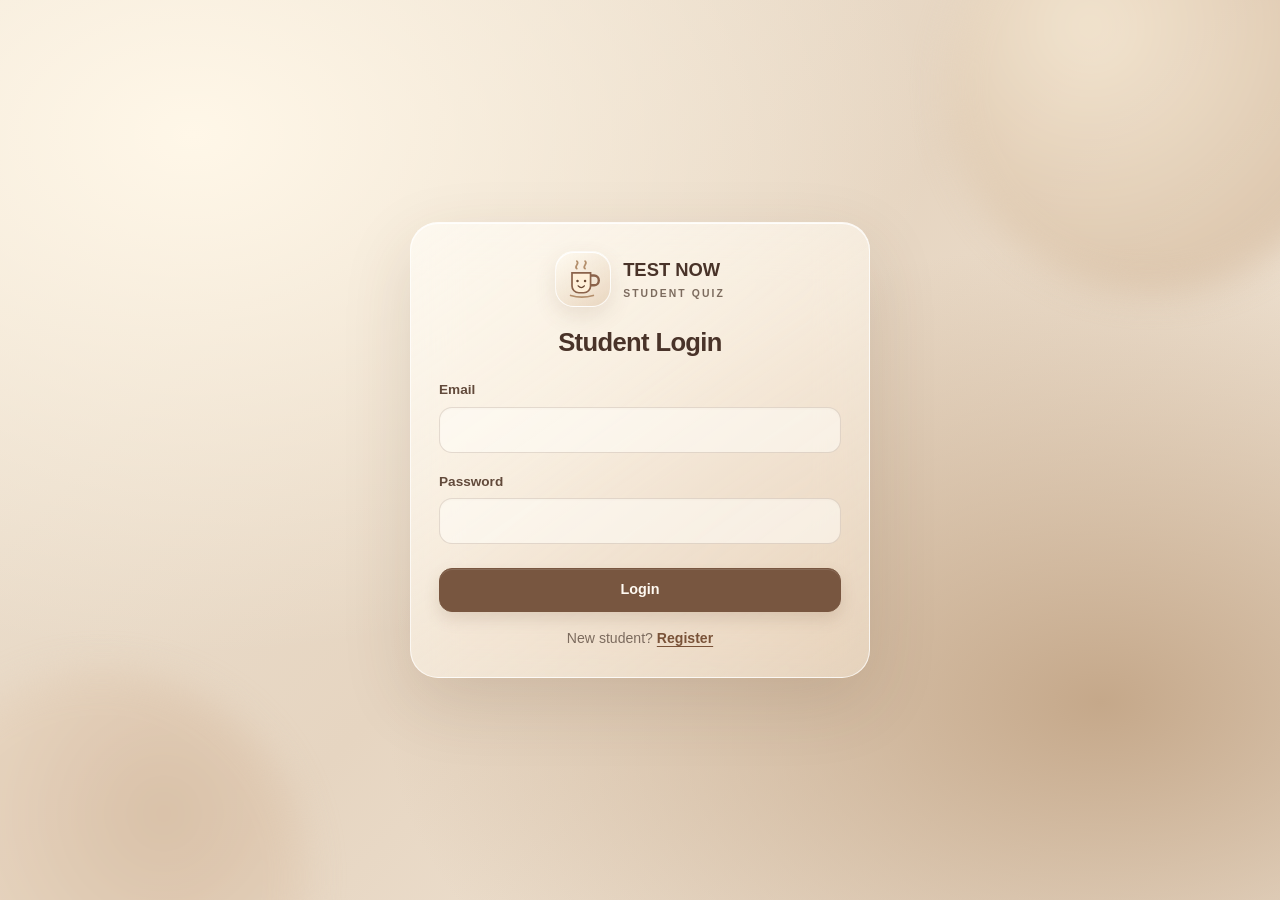
<file: index.html>
<!DOCTYPE html>
<html lang="en">
<head>
  <meta charset="UTF-8">
  <meta name="viewport" content="width=device-width, initial-scale=1.0">
  <title> Student Quiz</title>
  <link href="https://cdn.jsdelivr.net/npm/bootstrap@5.3.8/dist/css/bootstrap.min.css" rel="stylesheet" integrity="sha384-sRIl4kxILFvY47J16cr9ZwB07vP4J8+LH7qKQnuqkuIAvNWLzeN8tE5YBujZqJLB" crossorigin="anonymous">
  <link rel="stylesheet" href="css/style.css">
  <script src="js/auth.js" defer></script>
</head>
<body class="auth-page login-page">
  <main class="container app-shell">
    <div class="row justify-content-center">
      <div class="col-12 col-md-8 col-lg-5">
        <div class="card glass-card">
          <div class="card-body">
            <div class="brand-lockup">
              <span class="brand-logo" aria-hidden="true">
                <svg viewBox="0 0 64 64" xmlns="http://www.w3.org/2000/svg" fill="none">
                  <path d="M43 27h5a7 7 0 0 1 0 14h-5" stroke="#8b634b" stroke-width="3.5" stroke-linecap="round"/>
                  <path d="M16 23h27v19a10 10 0 0 1-10 10h-7a10 10 0 0 1-10-10V23Z" fill="#fff0d9" stroke="#8b634b" stroke-width="2.5"/>
                  <path d="M23 17c-5-4 5-7 0-11m12 11c-5-4 5-7 0-11" stroke="#b38e6b" stroke-width="2.5" stroke-linecap="round"/>
                  <circle cx="24" cy="35" r="1.8" fill="#674632"/>
                  <circle cx="35" cy="35" r="1.8" fill="#674632"/>
                  <path d="M25 42q4.5 5 9 0" stroke="#674632" stroke-width="2" stroke-linecap="round"/>
                  <path d="M14 56q16 5 33 0" stroke="#b38e6b" stroke-width="2.5" stroke-linecap="round"/>
                </svg>
              </span>
              <div class="brand-name">
                <strong lang="ar" dir="rtl">TEST NOW </strong>
                <span>STUDENT QUIZ</span>
              </div>
            </div>
            <h1 class="h3 text-center page-title">Student Login</h1>
            <div id="message" class="alert alert-danger d-none" role="alert"></div>
            <form id="loginForm" novalidate>
              <div class="mb-3">
                <label for="email" class="form-label">Email</label>
                <input id="email" name="email" type="email" class="form-control" autocomplete="email" required>
              </div>
              <div class="mb-4">
                <label for="password" class="form-label">Password</label>
                <input id="password" name="password" type="password" class="form-control" autocomplete="current-password" required>
              </div>
              <button type="submit" class="btn btn-primary w-100">Login</button>
            </form>
            <p class="text-center auth-footer">New student? <a href="register.html">Register</a></p>
          </div>
        </div>
      </div>
    </div>
  </main>
</body>
</html>
</file>
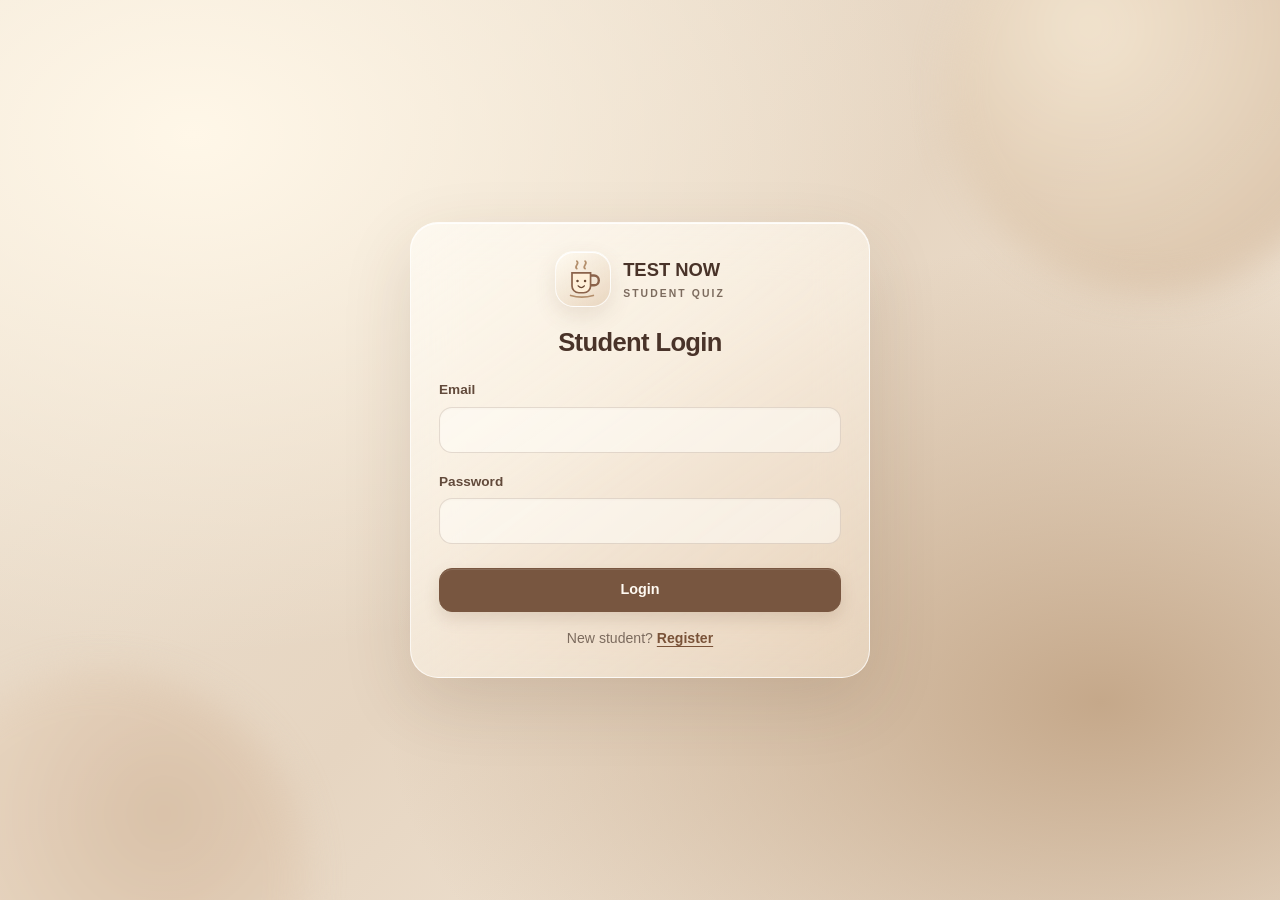
<file: quiz.html>
<!DOCTYPE html>
<html lang="en">
<head>
  <meta charset="UTF-8">
  <meta name="viewport" content="width=device-width, initial-scale=1.0">
  <title>Quiz | Student Quiz</title>
  <link href="https://cdn.jsdelivr.net/npm/bootstrap@5.3.8/dist/css/bootstrap.min.css" rel="stylesheet" integrity="sha384-sRIl4kxILFvY47J16cr9ZwB07vP4J8+LH7qKQnuqkuIAvNWLzeN8tE5YBujZqJLB" crossorigin="anonymous">
  <link rel="stylesheet" href="css/style.css">
  <script src="js/auth.js" defer></script>
  <script src="js/quiz.js" defer></script>
</head>
<body class="quiz-page">
  <main class="container app-shell">
    <div class="row justify-content-center">
      <div class="col-12 col-md-10 col-lg-7">
        <div class="card glass-card">
          <div class="card-body">
            <div class="brand-lockup">
              <span class="brand-logo" aria-hidden="true">
                <svg viewBox="0 0 64 64" xmlns="http://www.w3.org/2000/svg" fill="none">
                  <path d="M43 27h5a7 7 0 0 1 0 14h-5" stroke="#8b634b" stroke-width="3.5" stroke-linecap="round"/>
                  <path d="M16 23h27v19a10 10 0 0 1-10 10h-7a10 10 0 0 1-10-10V23Z" fill="#fff0d9" stroke="#8b634b" stroke-width="2.5"/>
                  <path d="M23 17c-5-4 5-7 0-11m12 11c-5-4 5-7 0-11" stroke="#b38e6b" stroke-width="2.5" stroke-linecap="round"/>
                  <circle cx="24" cy="35" r="1.8" fill="#674632"/>
                  <circle cx="35" cy="35" r="1.8" fill="#674632"/>
                  <path d="M25 42q4.5 5 9 0" stroke="#674632" stroke-width="2" stroke-linecap="round"/>
                  <path d="M14 56q16 5 33 0" stroke="#b38e6b" stroke-width="2.5" stroke-linecap="round"/>
                </svg>
              </span>
              <div class="brand-name">
                <strong lang="ar" dir="rtl"> TEST NOW </strong>
                <span>STUDENT QUIZ</span>
              </div>
            </div>
            <div class="d-flex flex-wrap justify-content-between align-items-center gap-3 mb-4">
              <h1 class="h3 page-title mb-0">Student Quiz</h1>
              <button id="logoutButton" type="button" class="btn btn-outline-danger">Logout</button>
            </div>
            <p class="mb-3">Student: <strong id="studentName"></strong></p>
            <div id="message" class="alert alert-danger d-none" role="alert"></div>
            <p id="loadingMessage" class="text-secondary" role="status">Loading questions...</p>
            <div id="quizContent" class="d-none">
              <div class="d-flex flex-wrap justify-content-between gap-2 mb-2">
                <span id="questionNumber" class="fw-semibold"></span>
                <span id="progressText" class="text-secondary"></span>
              </div>
              <div id="quizProgress" class="progress mb-4" role="progressbar" aria-label="Quiz progress" aria-valuemin="0" aria-valuemax="100" aria-valuenow="0">
                <div id="progressBar" class="progress-bar"></div>
              </div>
              <form id="quizForm" novalidate>
                <fieldset>
                  <legend id="questionText" class="h5 mb-3"></legend>
                  <div id="answers"></div>
                </fieldset>
                <button id="nextButton" type="submit" class="btn btn-primary mt-3">Next</button>
              </form>
            </div>
          </div>
        </div>
      </div>
    </div>
  </main>
</body>
</html>
</file>
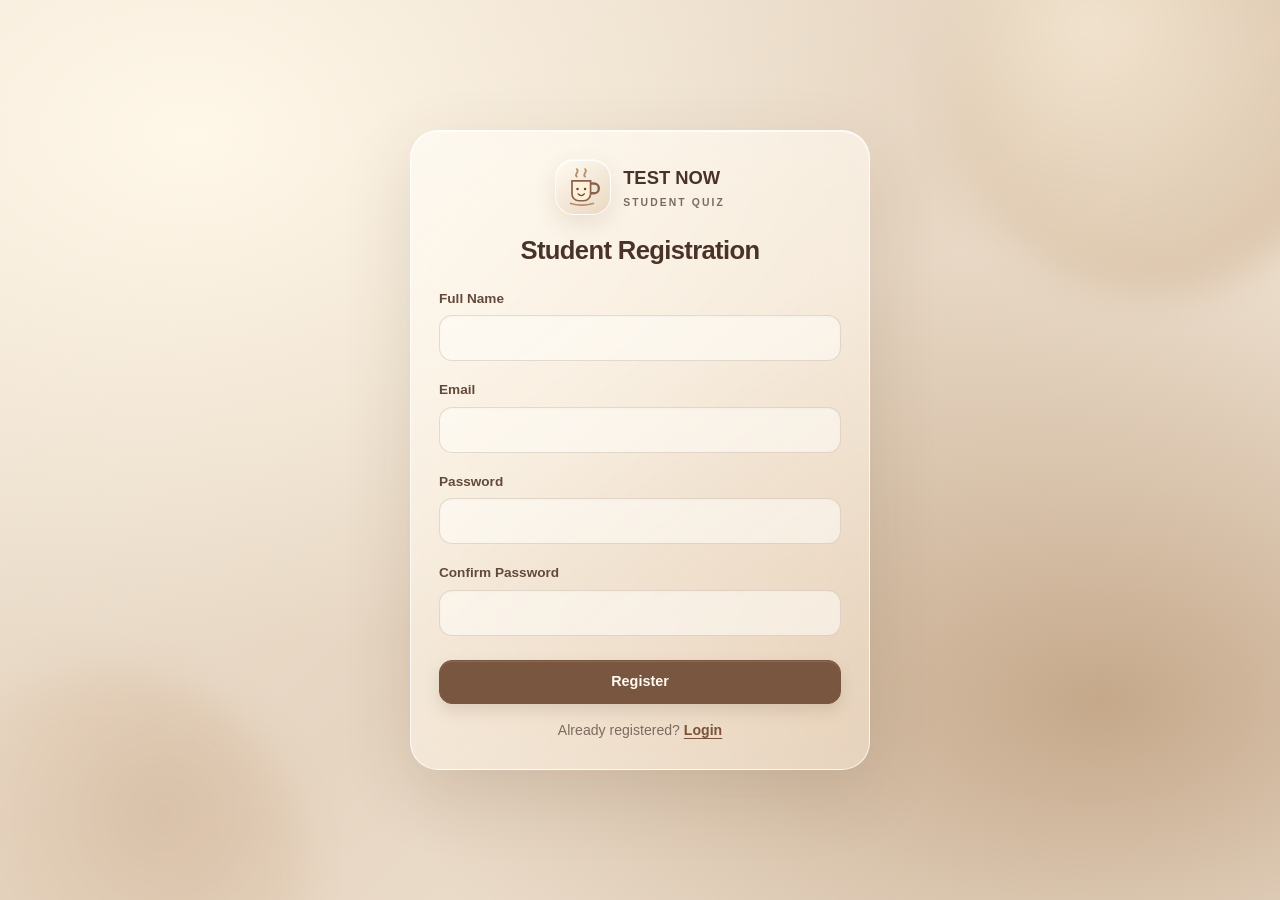
<file: register.html>
<!DOCTYPE html>
<html lang="en">
<head>
  <meta charset="UTF-8">
  <meta name="viewport" content="width=device-width, initial-scale=1.0">
  <title>Register | Student Quiz</title>
  <link href="https://cdn.jsdelivr.net/npm/bootstrap@5.3.8/dist/css/bootstrap.min.css" rel="stylesheet" integrity="sha384-sRIl4kxILFvY47J16cr9ZwB07vP4J8+LH7qKQnuqkuIAvNWLzeN8tE5YBujZqJLB" crossorigin="anonymous">
  <link rel="stylesheet" href="css/style.css">
  <script src="js/auth.js" defer></script>
</head>
<body class="auth-page register-page">
  <main class="container app-shell">
    <div class="row justify-content-center">
      <div class="col-12 col-md-8 col-lg-5">
        <div class="card glass-card">
          <div class="card-body">
            <div class="brand-lockup">
              <span class="brand-logo" aria-hidden="true">
                <svg viewBox="0 0 64 64" xmlns="http://www.w3.org/2000/svg" fill="none">
                  <path d="M43 27h5a7 7 0 0 1 0 14h-5" stroke="#8b634b" stroke-width="3.5" stroke-linecap="round"/>
                  <path d="M16 23h27v19a10 10 0 0 1-10 10h-7a10 10 0 0 1-10-10V23Z" fill="#fff0d9" stroke="#8b634b" stroke-width="2.5"/>
                  <path d="M23 17c-5-4 5-7 0-11m12 11c-5-4 5-7 0-11" stroke="#b38e6b" stroke-width="2.5" stroke-linecap="round"/>
                  <circle cx="24" cy="35" r="1.8" fill="#674632"/>
                  <circle cx="35" cy="35" r="1.8" fill="#674632"/>
                  <path d="M25 42q4.5 5 9 0" stroke="#674632" stroke-width="2" stroke-linecap="round"/>
                  <path d="M14 56q16 5 33 0" stroke="#b38e6b" stroke-width="2.5" stroke-linecap="round"/>
                </svg>
              </span>
              <div class="brand-name">
                <strong lang="ar" dir="rtl">TEST NOW </strong>
                <span>STUDENT QUIZ</span>
              </div>
            </div>
            <h1 class="h3 text-center page-title">Student Registration</h1>
            <div id="message" class="alert alert-danger d-none" role="alert"></div>
            <form id="registerForm" novalidate>
              <div class="mb-3">
                <label for="fullName" class="form-label">Full Name</label>
                <input id="fullName" name="fullName" type="text" class="form-control" autocomplete="name" required>
              </div>
              <div class="mb-3">
                <label for="email" class="form-label">Email</label>
                <input id="email" name="email" type="email" class="form-control" autocomplete="email" required>
              </div>
              <div class="mb-3">
                <label for="password" class="form-label">Password</label>
                <input id="password" name="password" type="password" class="form-control" autocomplete="new-password" minlength="6" required>
              </div>
              <div class="mb-4">
                <label for="confirmPassword" class="form-label">Confirm Password</label>
                <input id="confirmPassword" name="confirmPassword" type="password" class="form-control" autocomplete="new-password" minlength="6" required>
              </div>
              <button type="submit" class="btn btn-primary w-100">Register</button>
            </form>
            <p class="text-center auth-footer">Already registered? <a href="index.html">Login</a></p>
          </div>
        </div>
      </div>
    </div>
  </main>
</body>
</html>
</file>
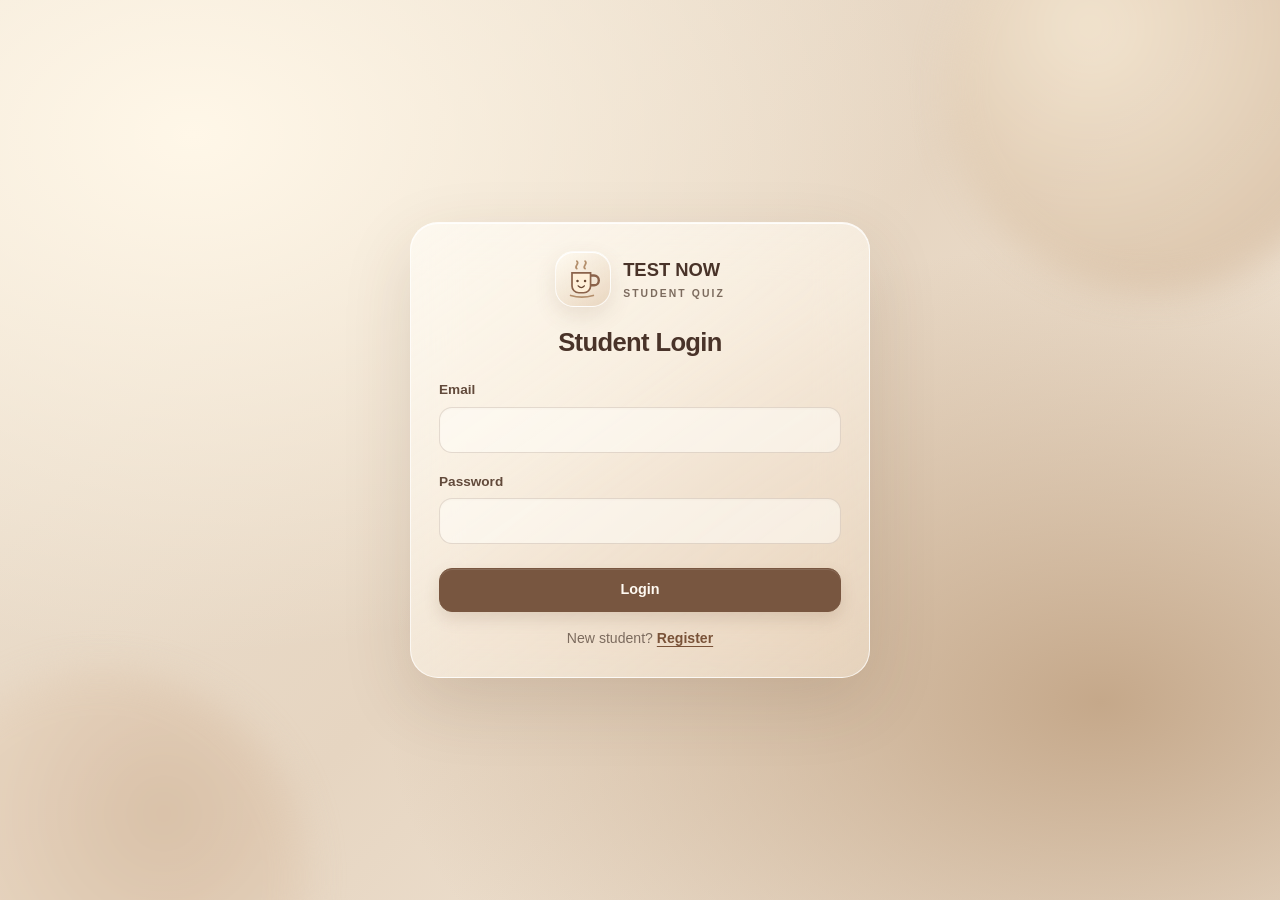
<file: result.html>
<!DOCTYPE html>
<html lang="en">
<head>
  <meta charset="UTF-8">
  <meta name="viewport" content="width=device-width, initial-scale=1.0">
  <title>Result | Student Quiz</title>
  <link href="https://cdn.jsdelivr.net/npm/bootstrap@5.3.8/dist/css/bootstrap.min.css" rel="stylesheet" integrity="sha384-sRIl4kxILFvY47J16cr9ZwB07vP4J8+LH7qKQnuqkuIAvNWLzeN8tE5YBujZqJLB" crossorigin="anonymous">
  <link rel="stylesheet" href="css/style.css">
  <script src="js/auth.js" defer></script>
  <script src="js/result.js" defer></script>
</head>
<body class="result-page">
  <main class="container app-shell">
    <div class="row justify-content-center">
      <div class="col-12 col-md-8 col-lg-5">
        <div class="card glass-card">
          <div class="card-body text-center">
            <div class="brand-lockup">
              <span class="brand-logo" aria-hidden="true">
                <svg viewBox="0 0 64 64" xmlns="http://www.w3.org/2000/svg" fill="none">
                  <path d="M43 27h5a7 7 0 0 1 0 14h-5" stroke="#8b634b" stroke-width="3.5" stroke-linecap="round"/>
                  <path d="M16 23h27v19a10 10 0 0 1-10 10h-7a10 10 0 0 1-10-10V23Z" fill="#fff0d9" stroke="#8b634b" stroke-width="2.5"/>
                  <path d="M23 17c-5-4 5-7 0-11m12 11c-5-4 5-7 0-11" stroke="#b38e6b" stroke-width="2.5" stroke-linecap="round"/>
                  <circle cx="24" cy="35" r="1.8" fill="#674632"/>
                  <circle cx="35" cy="35" r="1.8" fill="#674632"/>
                  <path d="M25 42q4.5 5 9 0" stroke="#674632" stroke-width="2" stroke-linecap="round"/>
                  <path d="M14 56q16 5 33 0" stroke="#b38e6b" stroke-width="2.5" stroke-linecap="round"/>
                </svg>
              </span>
              <div class="brand-name">
                <strong lang="ar" dir="rtl">TEST NOW </strong>
                <span>STUDENT QUIZ</span>
              </div>
            </div>
            <h1 class="h3 page-title">Quiz Result</h1>
            <div id="resultContent" class="d-none">
              <p>Student: <strong id="studentName"></strong></p>
              <p class="fs-5">Score: <strong id="scoreValue"></strong> / <span id="totalQuestions"></span></p>
              <p class="fs-5">Percentage: <strong id="percentage"></strong></p>
              <p><span id="status" class="badge"></span></p>
              <div id="message" class="alert d-none" role="status"></div>
              <div class="d-flex flex-wrap justify-content-center gap-2 mt-4">
                <button id="tryAgainButton" type="button" class="btn btn-primary">Try Again</button>
                <button id="logoutButton" type="button" class="btn btn-outline-danger">Logout</button>
              </div>
            </div>
          </div>
        </div>
      </div>
    </div>
  </main>
</body>
</html>
</file>
<file: css/style.css>
:root {
  --espresso: #493329;
  --coffee: #785640;
  --latte: #c8a98d;
  --cream: #fff8ef;
  --muted: #7c6b5e;
}

* {
  box-sizing: border-box;
}

html {
  min-height: 100%;
  background: #eee2d3;
}

body {
  min-height: 100vh;
  min-height: 100svh;
  margin: 0;
  overflow-x: hidden;
  color: var(--espresso);
  font-family: "Segoe UI", Tahoma, Arial, sans-serif;
  background:
    radial-gradient(ellipse at 15% 15%, #fff7e8 0, transparent 48%),
    radial-gradient(ellipse at 86% 78%, #c5a88a 0, transparent 46%),
    linear-gradient(135deg, #eee3d3, #e6d5c1 50%, #f6ede0);
  isolation: isolate;
}

body::before,
body::after {
  content: "";
  position: fixed;
  z-index: -1;
  width: clamp(220px, 32vw, 460px);
  aspect-ratio: 1;
  border-radius: 50%;
  pointer-events: none;
  filter: blur(18px);
}

body::before {
  top: -13%;
  right: -6%;
  background: radial-gradient(circle at 35% 35%, #fff5df, #b8906b);
  opacity: 0.45;
}

body::after {
  bottom: -20%;
  left: -8%;
  background: radial-gradient(circle at 65% 35%, #d0b296, #f8ecda);
  opacity: 0.6;
}

.app-shell {
  display: grid;
  place-items: center;
  min-height: 100vh;
  min-height: 100svh;
  padding: 24px 16px;
}

.app-shell > .row {
  --bs-gutter-x: 0;
  width: 100%;
  margin: 0;
}

.glass-card {
  width: 100%;
  max-width: 460px;
  margin-inline: auto;
  overflow: hidden;
  border: 1px solid rgb(255 255 255 / 72%);
  border-radius: 28px;
  background: linear-gradient(145deg, rgb(255 253 248 / 68%), rgb(255 247 235 / 40%));
  box-shadow: 0 24px 70px rgb(82 54 34 / 14%), inset 0 1px 0 rgb(255 255 255 / 85%);
  -webkit-backdrop-filter: blur(24px) saturate(125%);
  backdrop-filter: blur(24px) saturate(125%);
}

.glass-card > .card-body {
  padding: 28px;
}

.quiz-page .glass-card {
  max-width: 700px;
}

.brand-lockup {
  display: flex;
  align-items: center;
  justify-content: center;
  gap: 12px;
  margin-bottom: 20px;
}

.brand-logo {
  display: grid;
  place-items: center;
  width: 56px;
  height: 56px;
  flex-shrink: 0;
  border: 1px solid rgb(255 255 255 / 80%);
  border-radius: 19px;
  background: linear-gradient(145deg, rgb(255 251 241 / 92%), rgb(219 191 161 / 55%));
  box-shadow: 0 9px 22px rgb(111 76 49 / 12%), inset 0 1px 0 #fff;
  animation: coffee-bounce 3s ease-in-out infinite;
}

.brand-logo svg {
  display: block;
  width: 44px;
  height: 44px;
}

.brand-name {
  display: flex;
  flex-direction: column;
  gap: 3px;
  text-align: left;
}

.brand-name strong {
  color: var(--espresso);
  font-size: 1.15rem;
  font-weight: 700;
}

.brand-name span {
  color: var(--muted);
  font-size: 0.65rem;
  font-weight: 600;
  letter-spacing: 0.2em;
}

.page-title {
  margin-bottom: 20px;
  color: var(--espresso);
  font-size: clamp(1.35rem, 2vw, 1.6rem);
  font-weight: 650;
  line-height: 1.2;
  letter-spacing: -0.025em;
}

.form-label {
  margin-bottom: 6px;
  color: #624a3b;
  font-size: 0.85rem;
  font-weight: 600;
}

.form-control {
  min-height: 44px;
  padding: 10px 14px;
  border: 1px solid rgb(120 86 64 / 19%);
  border-radius: 13px;
  color: var(--espresso);
  font-size: 1rem;
  background: rgb(255 253 248 / 55%);
  box-shadow: inset 0 1px 2px rgb(120 86 64 / 3%);
  transition: border-color 0.2s, background-color 0.2s, box-shadow 0.2s;
}

.form-control:focus {
  border-color: rgb(120 86 64 / 55%);
  color: var(--espresso);
  background: rgb(255 253 248 / 82%);
  box-shadow: 0 0 0 4px rgb(120 86 64 / 10%);
}

.btn {
  min-height: 44px;
  padding: 10px 20px;
  border-radius: 13px;
  font-size: 0.9rem;
  font-weight: 600;
  transition: background-color 0.2s, border-color 0.2s, box-shadow 0.2s, transform 0.2s;
}

.btn-primary {
  --bs-btn-color: #fffaf2;
  --bs-btn-bg: #785640;
  --bs-btn-border-color: #785640;
  --bs-btn-hover-color: #fffaf2;
  --bs-btn-hover-bg: #624431;
  --bs-btn-hover-border-color: #624431;
  --bs-btn-active-bg: #543a2b;
  --bs-btn-active-border-color: #543a2b;
  --bs-btn-disabled-bg: #785640;
  --bs-btn-disabled-border-color: #785640;
  --bs-btn-focus-shadow-rgb: 120, 86, 64;
  box-shadow: 0 7px 16px rgb(98 68 49 / 15%), inset 0 1px 0 rgb(255 255 255 / 12%);
}

.btn-outline-danger {
  --bs-btn-color: #815842;
  --bs-btn-border-color: rgb(129 88 66 / 35%);
  --bs-btn-hover-color: #624431;
  --bs-btn-hover-bg: rgb(129 88 66 / 10%);
  --bs-btn-hover-border-color: #a68469;
  --bs-btn-active-color: #624431;
  --bs-btn-active-bg: rgb(129 88 66 / 15%);
  --bs-btn-active-border-color: #a68469;
  --bs-btn-focus-shadow-rgb: 120, 86, 64;
  background: rgb(255 250 240 / 25%);
}

.btn:hover {
  transform: translateY(-1px);
}

.auth-footer {
  margin: 16px 0 0;
  color: var(--muted);
  font-size: 0.88rem;
}

a {
  color: #795238;
  font-weight: 600;
  text-underline-offset: 3px;
}

a:hover {
  color: #4e3424;
}

.text-secondary {
  color: var(--muted) !important;
}

.alert {
  padding: 12px 14px;
  border-radius: 14px;
  font-size: 0.88rem;
  line-height: 1.5;
}

.alert-danger {
  --bs-alert-color: #834b3e;
  --bs-alert-bg: rgb(246 226 215 / 76%);
  --bs-alert-border-color: rgb(170 108 87 / 19%);
}

.alert-success {
  --bs-alert-color: #3e614a;
  --bs-alert-bg: rgb(225 237 220 / 78%);
  --bs-alert-border-color: rgb(93 130 88 / 20%);
}

.quiz-page .card-body > .d-flex {
  margin-bottom: 18px !important;
}

.quiz-page #studentName,
.result-page #studentName {
  color: #795238;
  overflow-wrap: anywhere;
}

#questionNumber {
  display: inline-flex;
  align-items: center;
  padding: 5px 10px;
  border: 1px solid rgb(120 86 64 / 12%);
  border-radius: 20px;
  color: #76543e;
  font-size: 0.8rem;
  background: rgb(255 249 238 / 48%);
}

#progressText {
  align-self: center;
  font-size: 0.8rem;
}

.progress {
  height: 8px;
  border-radius: 20px;
  background: rgb(120 86 64 / 11%);
}

.progress-bar {
  border-radius: inherit;
  background: linear-gradient(90deg, #a88261, #76523b);
  transition: width 0.35s ease;
}

#questionText {
  color: var(--espresso);
  font-size: 1.1rem;
  font-weight: 600;
  line-height: 1.5;
}

#answers {
  display: grid;
  gap: 10px;
}

.answer-option {
  position: relative;
  display: block;
  margin: 0;
  cursor: pointer;
  -webkit-tap-highlight-color: transparent;
}

.answer-input {
  position: absolute;
  width: 1px;
  height: 1px;
  padding: 0;
  margin: -1px;
  overflow: hidden;
  clip-path: inset(50%);
  border: 0;
  white-space: nowrap;
}

.answer-text {
  display: flex;
  align-items: center;
  min-height: 56px;
  padding: 14px 48px 14px 16px;
  border: 1px solid rgb(120 86 64 / 17%);
  border-radius: 15px;
  color: #5a4031;
  font-size: 0.95rem;
  line-height: 1.45;
  overflow-wrap: anywhere;
  background: rgb(255 251 243 / 43%);
  box-shadow: inset 0 1px 0 rgb(255 255 255 / 60%);
  transition: background-color 0.2s, border-color 0.2s, box-shadow 0.2s;
}

.answer-option:hover .answer-text {
  border-color: rgb(120 86 64 / 40%);
  background: rgb(255 252 246 / 75%);
}

.answer-input:checked + .answer-text {
  border-color: #9d7555;
  color: #4e3526;
  background: linear-gradient(120deg, rgb(222 195 163 / 58%), rgb(255 248 232 / 80%));
  box-shadow: 0 4px 12px rgb(120 86 64 / 7%), inset 0 1px 0 rgb(255 255 255 / 75%);
}

.answer-input:checked + .answer-text::after {
  content: "✓";
  position: absolute;
  top: 50%;
  right: 16px;
  display: grid;
  place-items: center;
  width: 23px;
  height: 23px;
  border-radius: 7px;
  color: #76523b;
  font-size: 0.9rem;
  font-weight: 700;
  background: rgb(255 251 242 / 78%);
  transform: translateY(-50%);
}

.answer-input:focus-visible + .answer-text {
  outline: 3px solid rgb(120 86 64 / 48%);
  outline-offset: 3px;
}

#nextButton {
  display: block;
  width: 100%;
}

.result-page #resultContent > .fs-5 {
  padding: 14px;
  border: 1px solid rgb(255 255 255 / 65%);
  border-radius: 16px;
  font-size: 1.05rem !important;
  background: rgb(255 251 242 / 36%);
}

.badge {
  padding: 8px 16px;
  border-radius: 20px;
  font-size: 0.85rem;
}

.text-bg-success {
  color: #3e614a !important;
  background: #e0eadc !important;
}

.text-bg-danger {
  color: #834b3e !important;
  background: #f0ddd2 !important;
}

@keyframes coffee-bounce {
  0%, 100% {
    transform: translateY(0) rotate(0);
  }
  35% {
    transform: translateY(-5px) rotate(-4deg);
  }
  60% {
    transform: translateY(-2px) rotate(3deg);
  }
  80% {
    transform: translateY(0) rotate(0);
  }
}

@media (max-width: 575.98px) {
  .app-shell {
    padding: 16px 12px;
  }

  .glass-card {
    border-radius: 24px;
  }

  .glass-card > .card-body {
    padding: 22px;
  }

  .brand-logo {
    width: 48px;
    height: 48px;
    border-radius: 16px;
  }

  .brand-logo svg {
    width: 38px;
    height: 38px;
  }

  .quiz-page .btn-outline-danger {
    min-height: 38px;
    padding: 8px 14px;
  }

  #questionText {
    font-size: 1rem;
  }

  .answer-text {
    min-height: 50px;
    padding: 12px 44px 12px 14px;
    font-size: 0.9rem;
  }
}

@media (max-height: 780px) {
  .register-page .app-shell {
    padding-block: 16px;
  }

  .register-page .glass-card > .card-body {
    padding: 22px;
  }

  .register-page .brand-lockup {
    margin-bottom: 12px;
  }

  .register-page .brand-logo {
    width: 44px;
    height: 44px;
  }

  .register-page .brand-logo svg {
    width: 36px;
    height: 36px;
  }

  .register-page .page-title {
    margin-bottom: 16px;
    font-size: 1.35rem;
  }

  .register-page .form-label {
    margin-bottom: 5px;
    font-size: 0.82rem;
  }

  .register-page .form-control {
    min-height: 40px;
    padding-block: 8px;
    line-height: 1.25;
  }

  .register-page #registerForm .mb-3 {
    margin-bottom: 12px !important;
  }

  .register-page #registerForm .mb-4 {
    margin-bottom: 16px !important;
  }

  .register-page .auth-footer {
    margin-top: 12px;
  }

  .quiz-page .app-shell {
    padding-block: 12px;
  }

  .quiz-page .glass-card > .card-body {
    padding: 20px;
  }

  .quiz-page .brand-lockup {
    margin-bottom: 10px;
  }

  .quiz-page .brand-logo {
    width: 40px;
    height: 40px;
  }

  .quiz-page .brand-logo svg {
    width: 32px;
    height: 32px;
  }

  .quiz-page .page-title {
    font-size: 1.25rem;
  }

  .quiz-page .card-body > .d-flex {
    margin-bottom: 10px !important;
  }

  .quiz-page .btn-outline-danger {
    min-height: 34px;
    padding: 6px 12px;
  }

  .quiz-page .card-body > p {
    margin-bottom: 10px !important;
    font-size: 0.9rem;
  }

  .quiz-page #questionNumber {
    padding: 4px 9px;
    font-size: 0.75rem;
  }

  .quiz-page #progressText {
    font-size: 0.75rem;
  }

  .quiz-page .progress {
    height: 6px;
    margin-bottom: 14px !important;
  }

  .quiz-page #questionText {
    margin-bottom: 10px !important;
    font-size: 0.95rem;
    line-height: 1.35;
  }

  .quiz-page #answers {
    gap: 8px;
  }

  .quiz-page .answer-text {
    min-height: 44px;
    padding: 10px 44px 10px 14px;
    font-size: 0.88rem;
    line-height: 1.35;
  }

  .quiz-page #nextButton {
    min-height: 40px;
    padding-block: 8px;
    margin-top: 12px !important;
  }
}

@media (max-height: 620px) {
  .app-shell,
  .register-page .app-shell,
  .quiz-page .app-shell {
    padding-block: 8px;
  }

  .glass-card > .card-body,
  .register-page .glass-card > .card-body {
    padding: 18px;
  }

  .brand-lockup,
  .register-page .brand-lockup {
    margin-bottom: 10px;
  }

  .brand-logo,
  .register-page .brand-logo {
    width: 40px;
    height: 40px;
    border-radius: 14px;
  }

  .brand-logo svg,
  .register-page .brand-logo svg {
    width: 32px;
    height: 32px;
  }

  .page-title,
  .register-page .page-title {
    margin-bottom: 12px;
    font-size: 1.25rem;
  }

  .register-page .form-label {
    margin-bottom: 4px;
    font-size: 0.78rem;
    line-height: 1.2;
  }

  .register-page .form-control {
    min-height: 38px;
    padding-block: 8px;
  }

  .register-page #registerForm .mb-3 {
    margin-bottom: 8px !important;
  }

  .register-page #registerForm .mb-4 {
    margin-bottom: 12px !important;
  }

  .register-page .btn {
    min-height: 40px;
    padding-block: 8px;
  }

  .register-page .auth-footer {
    margin-top: 10px;
  }

  .quiz-page .brand-lockup {
    justify-content: flex-start;
    min-height: 34px;
    padding-right: 74px;
    margin-bottom: 8px;
    gap: 8px;
  }

  .quiz-page .brand-logo {
    width: 32px;
    height: 32px;
    border-radius: 11px;
  }

  .quiz-page .brand-logo svg {
    width: 28px;
    height: 28px;
  }

  .quiz-page .brand-name strong {
    font-size: 1rem;
  }

  .quiz-page .brand-name span {
    font-size: 0.56rem;
    letter-spacing: 0.14em;
  }

  .quiz-page .card-body > .d-flex {
    position: absolute;
    top: 18px;
    right: 18px;
    margin: 0 !important;
  }

  .quiz-page .card-body > .d-flex .page-title {
    position: absolute;
    width: 1px;
    height: 1px;
    overflow: hidden;
    clip-path: inset(50%);
    white-space: nowrap;
  }

  .quiz-page .btn-outline-danger {
    min-height: 32px;
    padding: 6px 10px;
    font-size: 0.78rem;
  }

  .quiz-page .card-body > p {
    margin-bottom: 8px !important;
    font-size: 0.85rem;
    line-height: 1.3;
  }

  .quiz-page .progress {
    margin-bottom: 12px !important;
  }

  #questionText {
    margin-bottom: 12px !important;
    font-size: 0.95rem;
  }

  #answers {
    gap: 8px;
  }

  .answer-text {
    min-height: 44px;
    padding-block: 10px;
    font-size: 0.87rem;
  }

  .quiz-page #questionText {
    margin-bottom: 8px !important;
    font-size: 0.9rem;
  }

  .quiz-page #answers {
    gap: 6px;
  }

  .quiz-page .answer-text {
    min-height: 40px;
    padding: 8px 40px 8px 12px;
    font-size: 0.87rem;
  }

  .quiz-page #nextButton {
    min-height: 38px;
    margin-top: 10px !important;
  }
}

@media (prefers-reduced-motion: reduce) {
  *,
  *::before,
  *::after {
    animation: none !important;
    transition: none !important;
  }
}
</file>
